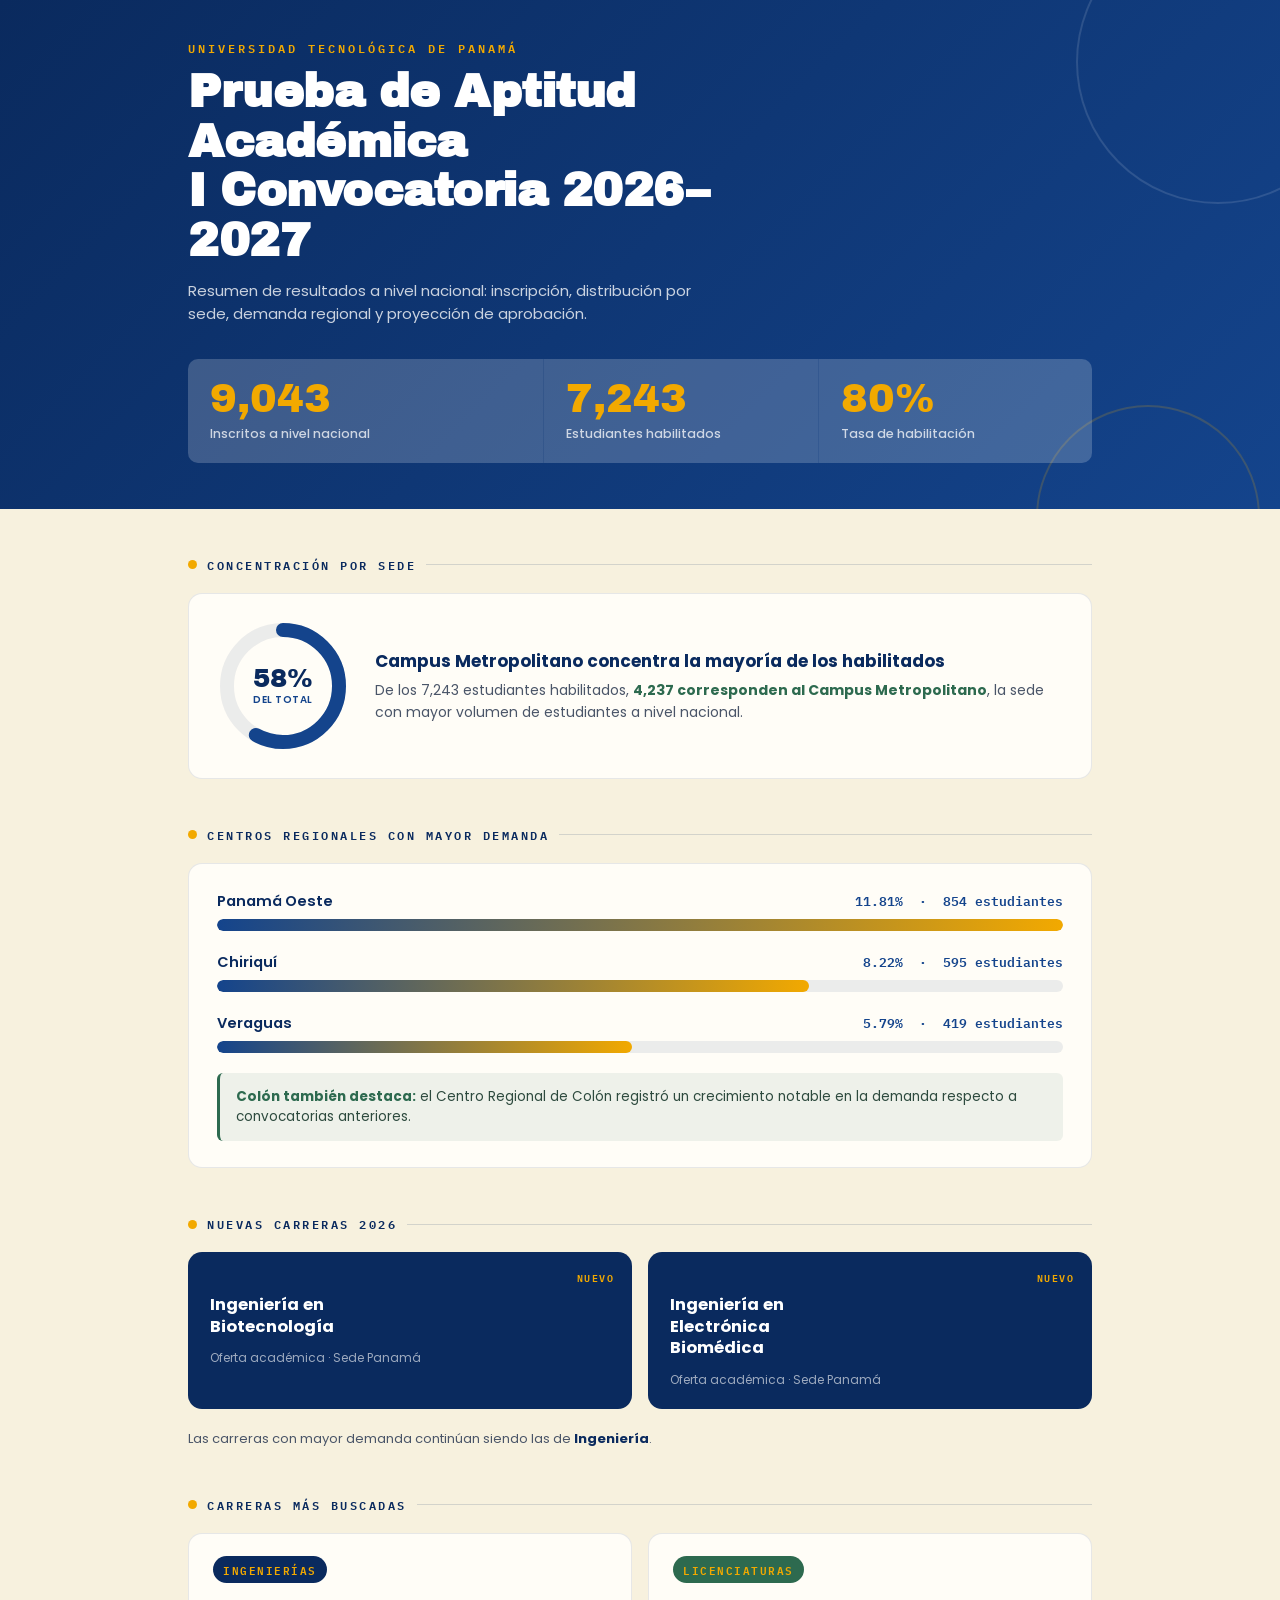
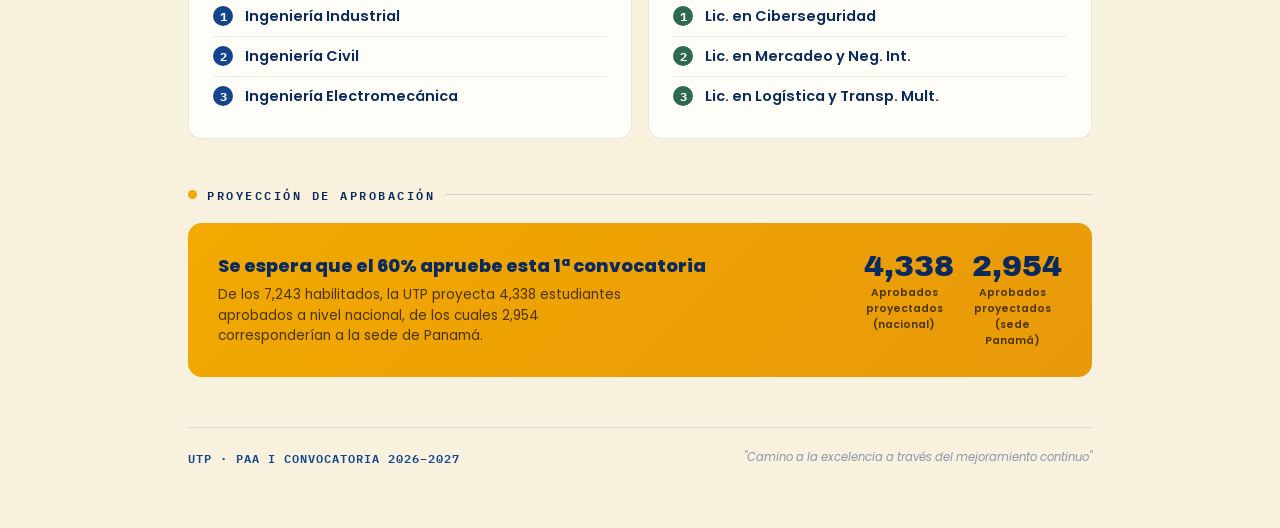
<file: index.html>
<!DOCTYPE html>
<html lang="es">
<head>
<meta charset="UTF-8">
<title>PAA I Convocatoria 2026-2027 · UTP</title>
<style>
@import url('https://fonts.googleapis.com/css2?family=Archivo+Black&family=Poppins:wght@400;500;600;700;800&family=IBM+Plex+Mono:wght@500;600&display=swap');

:root{
  --navy:#0A2A5E;
  --royal:#14448C;
  --gold:#F2A900;
  --green:#2D6A4F;
  --cream:#F7F1DE;
  --paper:#FFFDF7;
  --ink:#0A2A5E;
}

*{box-sizing:border-box; margin:0; padding:0;}

body{
  font-family:'Poppins',sans-serif;
  background:var(--cream);
  color:var(--ink);
  padding:0 0 60px 0;
}

.wrap{max-width:960px; margin:0 auto; padding:0 28px;}

/* HEADER */
header{
  background:linear-gradient(135deg, var(--navy) 0%, var(--royal) 100%);
  color:#fff;
  padding:38px 0 46px 0;
  position:relative;
  overflow:hidden;
}
header::after{
  content:"";
  position:absolute;
  right:-80px; top:-80px;
  width:280px; height:280px;
  border-radius:50%;
  border:2px solid rgba(255,255,255,0.12);
}
header::before{
  content:"";
  position:absolute;
  right:20px; bottom:-120px;
  width:220px; height:220px;
  border-radius:50%;
  border:2px solid rgba(242,169,0,0.18);
}
.header-inner{position:relative; z-index:2;}
.eyebrow{
  font-family:'IBM Plex Mono',monospace;
  font-size:12px;
  letter-spacing:3px;
  text-transform:uppercase;
  color:var(--gold);
  font-weight:600;
  margin-bottom:10px;
}
h1{
  font-family:'Archivo Black',sans-serif;
  font-size:clamp(30px,5vw,46px);
  line-height:1.08;
  letter-spacing:-0.5px;
  max-width:640px;
}
.sub{
  margin-top:12px;
  font-size:15px;
  color:rgba(255,255,255,0.78);
  max-width:520px;
  font-weight:400;
}

/* HERO STAT */
.hero-stats{
  display:grid;
  grid-template-columns:1.3fr 1fr 1fr;
  gap:1px;
  background:rgba(255,255,255,0.15);
  margin-top:34px;
  border-radius:10px;
  overflow:hidden;
}
.hero-cell{
  background:rgba(255,255,255,0.06);
  padding:20px 22px;
}
.hero-cell .num{
  font-family:'Archivo Black',sans-serif;
  font-size:clamp(26px,4vw,40px);
  color:var(--gold);
  line-height:1;
}
.hero-cell .lbl{
  font-size:12.5px;
  color:rgba(255,255,255,0.75);
  margin-top:6px;
  font-weight:500;
}

/* SECTION LABEL */
.section-label{
  display:flex;
  align-items:center;
  gap:10px;
  margin:46px 0 18px 0;
}
.section-label .dot{
  width:9px; height:9px; border-radius:50%;
  background:var(--gold);
  flex-shrink:0;
}
.section-label span{
  font-family:'IBM Plex Mono',monospace;
  font-size:12px;
  letter-spacing:2.5px;
  text-transform:uppercase;
  font-weight:600;
  color:var(--navy);
}
.section-label::after{
  content:"";
  flex:1;
  height:1px;
  background:rgba(10,42,94,0.15);
}

/* CAMPUS METROPOLITANO CARD */
.metro-card{
  background:var(--paper);
  border:1px solid rgba(10,42,94,0.1);
  border-radius:14px;
  padding:26px 28px;
  display:grid;
  grid-template-columns:auto 1fr;
  gap:26px;
  align-items:center;
}
.ring-wrap{position:relative; width:132px; height:132px; flex-shrink:0;}
.ring-wrap svg{transform:rotate(-90deg);}
.ring-center{
  position:absolute; inset:0;
  display:flex; flex-direction:column;
  align-items:center; justify-content:center;
}
.ring-center .pct{
  font-family:'Archivo Black',sans-serif;
  font-size:26px;
  color:var(--navy);
}
.ring-center .txt{
  font-size:10px;
  color:var(--royal);
  font-weight:600;
  letter-spacing:0.5px;
}
.metro-text h3{
  font-size:17px; font-weight:700; color:var(--navy); margin-bottom:6px;
}
.metro-text p{
  font-size:14px; color:#4a5568; line-height:1.55;
}
.metro-text .highlight{
  color:var(--green); font-weight:700;
}

/* REGIONAL DEMAND */
.bars{
  background:var(--paper);
  border:1px solid rgba(10,42,94,0.1);
  border-radius:14px;
  padding:26px 28px;
}
.bar-row{margin-bottom:20px;}
.bar-row:last-child{margin-bottom:0;}
.bar-top{
  display:flex; justify-content:space-between; align-items:baseline;
  margin-bottom:7px;
}
.bar-top .name{font-size:14.5px; font-weight:600; color:var(--navy);}
.bar-top .figs{
  font-family:'IBM Plex Mono',monospace;
  font-size:12.5px; color:var(--royal); font-weight:600;
}
.bar-track{
  width:100%; height:12px; border-radius:6px;
  background:rgba(10,42,94,0.08);
  overflow:hidden;
}
.bar-fill{
  height:100%; border-radius:6px;
  background:linear-gradient(90deg, var(--royal), var(--gold));
}
.colon-note{
  margin-top:20px;
  padding:14px 16px;
  background:rgba(45,106,79,0.08);
  border-left:3px solid var(--green);
  border-radius:6px;
  font-size:13.5px;
  color:#2d4a3e;
  line-height:1.5;
}
.colon-note b{color:var(--green);}

/* NEW CAREERS */
.careers-grid{
  display:grid;
  grid-template-columns:1fr 1fr;
  gap:16px;
}
.career-card{
  background:var(--navy);
  color:#fff;
  border-radius:14px;
  padding:22px 22px 20px 22px;
  position:relative;
  overflow:hidden;
}
.career-card::before{
  content:"NUEVO";
  position:absolute;
  top:16px; right:18px;
  font-family:'IBM Plex Mono',monospace;
  font-size:9.5px;
  letter-spacing:1.5px;
  color:var(--gold);
  font-weight:600;
}
.career-card h4{
  font-size:16.5px; font-weight:700; max-width:190px; line-height:1.3;
  margin-top:20px;
}
.career-card .tag{
  margin-top:12px;
  font-size:12px;
  color:rgba(255,255,255,0.6);
}
.demand-note{
  grid-column:1/-1;
  font-size:13px; color:#4a5568;
  padding-top:4px;
}
.demand-note b{color:var(--navy);}

/* TOP PROGRAMS */
.programs-grid{
  display:grid;
  grid-template-columns:1fr 1fr;
  gap:16px;
}
.program-card{
  background:var(--paper);
  border:1px solid rgba(10,42,94,0.1);
  border-radius:14px;
  padding:22px 24px;
}
.program-card .ptitle{
  font-family:'IBM Plex Mono',monospace;
  font-size:11px;
  letter-spacing:1.5px;
  font-weight:600;
  color:var(--gold);
  background:var(--navy);
  display:inline-block;
  padding:4px 10px;
  border-radius:20px;
  margin-bottom:14px;
}
.program-card ol{
  list-style:none;
  counter-reset:prog;
}
.program-card li{
  counter-increment:prog;
  display:flex;
  align-items:baseline;
  gap:12px;
  padding:9px 0;
  border-bottom:1px solid rgba(10,42,94,0.08);
  font-size:14.5px;
  font-weight:600;
  color:var(--navy);
}
.program-card li:last-child{border-bottom:none;}
.program-card li::before{
  content:counter(prog);
  font-family:'IBM Plex Mono',monospace;
  font-size:12px;
  font-weight:700;
  color:#fff;
  background:var(--royal);
  width:20px; height:20px;
  border-radius:50%;
  display:flex; align-items:center; justify-content:center;
  flex-shrink:0;
}
.program-card.lic li::before{background:var(--green);}
.program-card.lic .ptitle{background:var(--green);}

/* PROJECTION */
.proj-card{
  background:linear-gradient(135deg, var(--gold) 0%, #E8990A 100%);
  border-radius:14px;
  padding:28px 30px;
  display:grid;
  grid-template-columns:1fr auto;
  gap:20px;
  align-items:center;
}
.proj-text h3{
  font-size:18px; color:var(--navy); font-weight:800; margin-bottom:6px;
}
.proj-text p{
  font-size:13.5px; color:#4a3400; max-width:420px; line-height:1.55;
}
.proj-numbers{
  display:flex; gap:18px;
}
.proj-num{
  text-align:center;
}
.proj-num .n{
  font-family:'Archivo Black',sans-serif;
  font-size:30px; color:var(--navy); line-height:1;
}
.proj-num .l{
  font-size:10.5px; color:#4a3400; font-weight:600; margin-top:4px; max-width:80px;
}

/* FOOTER */
footer{
  margin-top:50px;
  padding-top:20px;
  border-top:1px solid rgba(10,42,94,0.12);
  display:flex; justify-content:space-between; align-items:center;
  flex-wrap:wrap; gap:10px;
}
footer .brand{
  font-family:'IBM Plex Mono',monospace;
  font-size:11.5px; color:var(--royal); font-weight:600; letter-spacing:1px;
}
footer .motto{
  font-size:11.5px; color:#8a97ad; font-style:italic;
}

@media (max-width:640px){
  .hero-stats{grid-template-columns:1fr;}
  .metro-card{grid-template-columns:1fr; text-align:center;}
  .metro-text{order:2;}
  .ring-wrap{margin:0 auto; order:1;}
  .careers-grid{grid-template-columns:1fr;}
  .proj-card{grid-template-columns:1fr; text-align:center;}
  .proj-numbers{justify-content:center;}
}
</style>
</head>
<body>

<header>
  <div class="wrap header-inner">
    <div class="eyebrow">Universidad Tecnológica de Panamá</div>
    <h1>Prueba de Aptitud Académica<br>I Convocatoria 2026&#8202;–&#8202;2027</h1>
    <p class="sub">Resumen de resultados a nivel nacional: inscripción, distribución por sede, demanda regional y proyección de aprobación.</p>

    <div class="hero-stats">
      <div class="hero-cell">
        <div class="num">9,043</div>
        <div class="lbl">Inscritos a nivel nacional</div>
      </div>
      <div class="hero-cell">
        <div class="num">7,243</div>
        <div class="lbl">Estudiantes habilitados</div>
      </div>
      <div class="hero-cell">
        <div class="num">80%</div>
        <div class="lbl">Tasa de habilitación</div>
      </div>
    </div>
  </div>
</header>

<div class="wrap">

  <div class="section-label"><div class="dot"></div><span>Concentración por sede</span></div>
  <div class="metro-card">
    <div class="ring-wrap">
      <svg width="132" height="132" viewBox="0 0 132 132">
        <circle cx="66" cy="66" r="56" fill="none" stroke="rgba(10,42,94,0.08)" stroke-width="14"/>
        <circle cx="66" cy="66" r="56" fill="none" stroke="#14448C" stroke-width="14"
          stroke-dasharray="351.8" stroke-dashoffset="147.8" stroke-linecap="round"/>
      </svg>
      <div class="ring-center">
        <div class="pct">58%</div>
        <div class="txt">DEL TOTAL</div>
      </div>
    </div>
    <div class="metro-text">
      <h3>Campus Metropolitano concentra la mayoría de los habilitados</h3>
      <p>De los 7,243 estudiantes habilitados, <span class="highlight">4,237 corresponden al Campus Metropolitano</span>, la sede con mayor volumen de estudiantes a nivel nacional.</p>
    </div>
  </div>

  <div class="section-label"><div class="dot"></div><span>Centros regionales con mayor demanda</span></div>
  <div class="bars">
    <div class="bar-row">
      <div class="bar-top"><span class="name">Panamá Oeste</span><span class="figs">11.81% &nbsp;·&nbsp; 854 estudiantes</span></div>
      <div class="bar-track"><div class="bar-fill" style="width:100%"></div></div>
    </div>
    <div class="bar-row">
      <div class="bar-top"><span class="name">Chiriquí</span><span class="figs">8.22% &nbsp;·&nbsp; 595 estudiantes</span></div>
      <div class="bar-track"><div class="bar-fill" style="width:70%"></div></div>
    </div>
    <div class="bar-row">
      <div class="bar-top"><span class="name">Veraguas</span><span class="figs">5.79% &nbsp;·&nbsp; 419 estudiantes</span></div>
      <div class="bar-track"><div class="bar-fill" style="width:49%"></div></div>
    </div>
    <div class="colon-note"><b>Colón también destaca:</b> el Centro Regional de Colón registró un crecimiento notable en la demanda respecto a convocatorias anteriores.</div>
  </div>

  <div class="section-label"><div class="dot"></div><span>Nuevas carreras 2026</span></div>
  <div class="careers-grid">
    <div class="career-card">
      <h4>Ingeniería en Biotecnología</h4>
      <div class="tag">Oferta académica · Sede Panamá</div>
    </div>
    <div class="career-card">
      <h4>Ingeniería en Electrónica Biomédica</h4>
      <div class="tag">Oferta académica · Sede Panamá</div>
    </div>
    <div class="demand-note">Las carreras con mayor demanda continúan siendo las de <b>Ingeniería</b>.</div>
  </div>

  <div class="section-label"><div class="dot"></div><span>Carreras más buscadas</span></div>
  <div class="programs-grid">
    <div class="program-card">
      <div class="ptitle">INGENIERÍAS</div>
      <ol>
        <li>Ingeniería Industrial</li>
        <li>Ingeniería Civil</li>
        <li>Ingeniería Electromecánica</li>
      </ol>
    </div>
    <div class="program-card lic">
      <div class="ptitle">LICENCIATURAS</div>
      <ol>
        <li>Lic. en Ciberseguridad</li>
        <li>Lic. en Mercadeo y Neg. Int.</li>
        <li>Lic. en Logística y Transp. Mult.</li>
      </ol>
    </div>
  </div>

  <div class="section-label"><div class="dot"></div><span>Proyección de aprobación</span></div>
  <div class="proj-card">
    <div class="proj-text">
      <h3>Se espera que el 60% apruebe esta 1ª convocatoria</h3>
      <p>De los 7,243 habilitados, la UTP proyecta 4,338 estudiantes aprobados a nivel nacional, de los cuales 2,954 corresponderían a la sede de Panamá.</p>
    </div>
    <div class="proj-numbers">
      <div class="proj-num"><div class="n">4,338</div><div class="l">Aprobados proyectados (nacional)</div></div>
      <div class="proj-num"><div class="n">2,954</div><div class="l">Aprobados proyectados (sede Panamá)</div></div>
    </div>
  </div>

  <footer>
    <div class="brand">UTP · PAA I CONVOCATORIA 2026–2027</div>
    <div class="motto">"Camino a la excelencia a través del mejoramiento continuo"</div>
  </footer>

</div>

</body>
</html>
</file>
